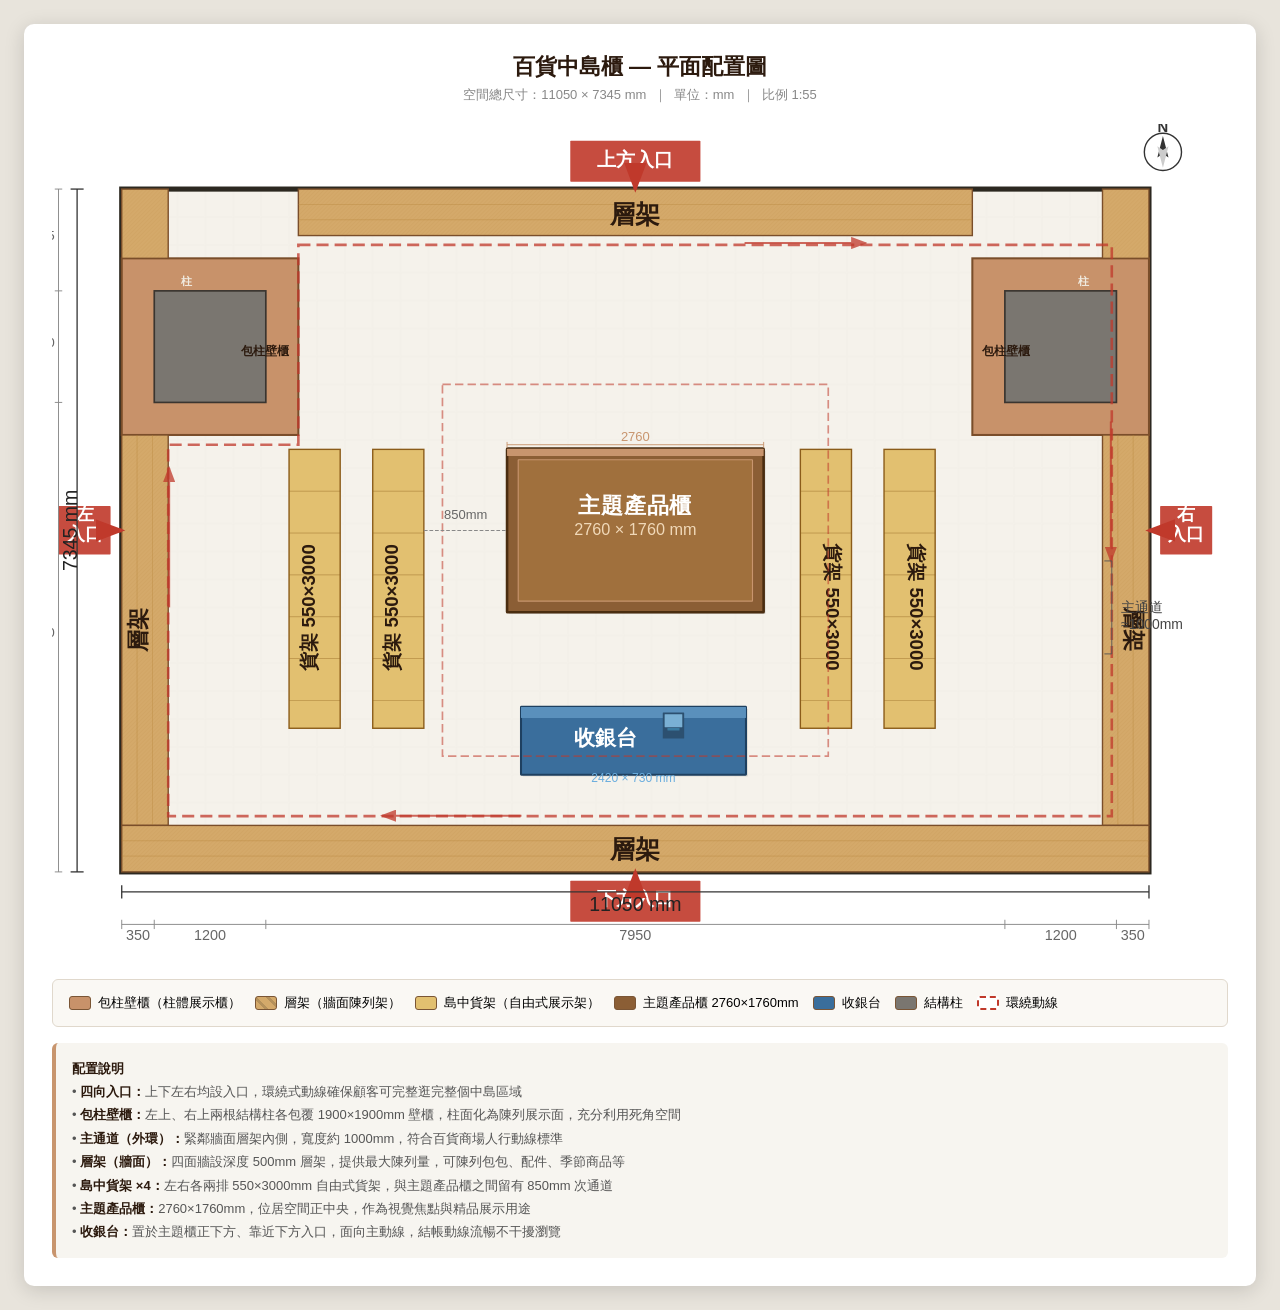
<file: floorplan.html>
<!DOCTYPE html>
<html lang="zh-TW">
<head>
<meta charset="UTF-8">
<title>百貨中島櫃平面配置圖</title>
<style>
  * { box-sizing: border-box; margin: 0; padding: 0; }
  body { background: #e8e4dc; font-family: "Microsoft JhengHei", "Noto Sans TC", sans-serif; padding: 24px; }
  .container { background: white; border-radius: 10px; box-shadow: 0 4px 20px rgba(0,0,0,0.15); max-width: 1280px; margin: 0 auto; padding: 28px; }
  h1 { text-align: center; font-size: 22px; color: #2c1a0e; margin-bottom: 4px; }
  .subtitle { text-align: center; color: #888; font-size: 13px; margin-bottom: 20px; }
  svg { display: block; width: 100%; height: auto; }
  .legend { display: flex; flex-wrap: wrap; gap: 14px; margin-top: 18px; font-size: 13px; padding: 14px 16px; background: #faf8f4; border-radius: 6px; border: 1px solid #e0d8cc; }
  .legend-item { display: flex; align-items: center; gap: 7px; }
  .legend-box { width: 22px; height: 14px; border-radius: 3px; border: 1.5px solid #7a5535; flex-shrink: 0; }
  .notes { margin-top: 16px; font-size: 13px; color: #555; line-height: 1.8; background: #f7f5f0; padding: 14px 16px; border-radius: 6px; border-left: 4px solid #c8956e; }
  .notes strong { color: #2c1a0e; }
</style>
</head>
<body>
<div class="container">
  <h1>百貨中島櫃 — 平面配置圖</h1>
  <p class="subtitle">空間總尺寸：11050 × 7345 mm &nbsp;｜&nbsp; 單位：mm &nbsp;｜&nbsp; 比例 1:55</p>

  <svg viewBox="-750 -700 12650 9000" xmlns="http://www.w3.org/2000/svg">
    <defs>
      <marker id="arr" markerWidth="8" markerHeight="6" refX="7" refY="3" orient="auto">
        <polygon points="0 0, 8 3, 0 6" fill="#c0392b"/>
      </marker>
      <marker id="arr2" markerWidth="8" markerHeight="6" refX="7" refY="3" orient="auto">
        <polygon points="0 0, 8 3, 0 6" fill="#c0392b"/>
      </marker>
      <!-- floor tile pattern -->
      <pattern id="tile" x="0" y="0" width="300" height="300" patternUnits="userSpaceOnUse">
        <rect width="300" height="300" fill="#f5f2eb"/>
        <rect width="298" height="298" x="1" y="1" fill="none" stroke="#e8e2d8" stroke-width="1"/>
      </pattern>
      <!-- shelf hatch -->
      <pattern id="hatch" x="0" y="0" width="30" height="30" patternUnits="userSpaceOnUse" patternTransform="rotate(45)">
        <rect width="30" height="30" fill="#d4a96a"/>
        <line x1="15" y1="0" x2="15" y2="30" stroke="#b8863a" stroke-width="3" opacity="0.4"/>
      </pattern>
    </defs>

    <!-- ===== ROOM BACKGROUND ===== -->
    <rect x="0" y="0" width="11050" height="7345" fill="url(#tile)" stroke="#2c2820" stroke-width="55"/>

    <!-- ===== COLUMN WRAP CABINETS (包柱壁櫃) ===== -->
    <!-- Left column wrap zone -->
    <rect x="0" y="745" width="1900" height="1900" fill="#c8926a" stroke="#7a4e2a" stroke-width="22"/>
    <!-- shelf lines on exposed faces -->
    <line x1="1900" y1="745" x2="1900" y2="2645" stroke="#7a4e2a" stroke-width="3" opacity="0.6"/>
    <line x1="0"    y1="2645" x2="1900" y2="2645" stroke="#7a4e2a" stroke-width="3" opacity="0.6"/>
    <line x1="1900" y1="1100" x2="1900" y2="1100" stroke="#7a4e2a" stroke-width="8"/>
    <!-- column structural -->
    <rect x="350" y="1095" width="1200" height="1200" fill="#7a7670" stroke="#3a3530" stroke-width="18"/>
    <!-- column label -->
    <text x="700" y="1030" text-anchor="middle" font-size="115" fill="#f0ebe0" font-weight="bold">柱</text>
    <!-- wrap label -->
    <text x="1540" y="1780" text-anchor="middle" font-size="125" fill="#2c1a0e" font-weight="bold">包柱壁櫃</text>

    <!-- Right column wrap zone -->
    <rect x="9150" y="745" width="1900" height="1900" fill="#c8926a" stroke="#7a4e2a" stroke-width="22"/>
    <line x1="9150" y1="745"  x2="9150" y2="2645" stroke="#7a4e2a" stroke-width="3" opacity="0.6"/>
    <line x1="9150" y1="2645" x2="11050" y2="2645" stroke="#7a4e2a" stroke-width="3" opacity="0.6"/>
    <rect x="9500" y="1095" width="1200" height="1200" fill="#7a7670" stroke="#3a3530" stroke-width="18"/>
    <text x="10350" y="1030" text-anchor="middle" font-size="115" fill="#f0ebe0" font-weight="bold">柱</text>
    <text x="9510" y="1780" text-anchor="middle" font-size="125" fill="#2c1a0e" font-weight="bold">包柱壁櫃</text>

    <!-- ===== PERIMETER SHELVING (層架) ===== -->

    <!-- Top-left corner strip (above col wrap) -->
    <rect x="0" y="0" width="500" height="745" fill="url(#hatch)" stroke="#7a4e2a" stroke-width="15"/>

    <!-- Top center wall shelf -->
    <rect x="1900" y="0" width="7250" height="500" fill="url(#hatch)" stroke="#7a4e2a" stroke-width="15"/>
    <!-- top shelf detail lines (shelf boards) -->
    <line x1="1900" y1="165" x2="9150" y2="165" stroke="#b8863a" stroke-width="8" opacity="0.5"/>
    <line x1="1900" y1="330" x2="9150" y2="330" stroke="#b8863a" stroke-width="8" opacity="0.5"/>
    <text x="5525" y="370" text-anchor="middle" font-size="270" fill="#2c1a0e" font-weight="bold">層架</text>

    <!-- Top-right corner strip -->
    <rect x="10550" y="0" width="500" height="745" fill="url(#hatch)" stroke="#7a4e2a" stroke-width="15"/>

    <!-- Left lower wall shelf (below col wrap) -->
    <rect x="0" y="2645" width="500" height="4200" fill="url(#hatch)" stroke="#7a4e2a" stroke-width="15"/>
    <line x1="165" y1="2645" x2="165" y2="6845" stroke="#b8863a" stroke-width="8" opacity="0.5"/>
    <line x1="330" y1="2645" x2="330" y2="6845" stroke="#b8863a" stroke-width="8" opacity="0.5"/>
    <text x="250" y="4745" text-anchor="middle" font-size="240" fill="#2c1a0e" font-weight="bold" transform="rotate(-90 250 4745)">層架</text>

    <!-- Right lower wall shelf -->
    <rect x="10550" y="2645" width="500" height="4200" fill="url(#hatch)" stroke="#7a4e2a" stroke-width="15"/>
    <line x1="10715" y1="2645" x2="10715" y2="6845" stroke="#b8863a" stroke-width="8" opacity="0.5"/>
    <line x1="10880" y1="2645" x2="10880" y2="6845" stroke="#b8863a" stroke-width="8" opacity="0.5"/>
    <text x="10800" y="4745" text-anchor="middle" font-size="240" fill="#2c1a0e" font-weight="bold" transform="rotate(90 10800 4745)">層架</text>

    <!-- Bottom wall shelf -->
    <rect x="0" y="6845" width="11050" height="500" fill="url(#hatch)" stroke="#7a4e2a" stroke-width="15"/>
    <line x1="0" y1="7010" x2="11050" y2="7010" stroke="#b8863a" stroke-width="8" opacity="0.5"/>
    <line x1="0" y1="7175" x2="11050" y2="7175" stroke="#b8863a" stroke-width="8" opacity="0.5"/>
    <text x="5525" y="7200" text-anchor="middle" font-size="270" fill="#2c1a0e" font-weight="bold">層架</text>

    <!-- ===== INNER GONDOLA SHELVES (內部貨架) ===== -->

    <!-- Left inner gondola A -->
    <rect x="1800" y="2800" width="550" height="3000" fill="#e2c070" stroke="#8b5c1a" stroke-width="15"/>
    <line x1="1800" y1="3250" x2="2350" y2="3250" stroke="#8b5c1a" stroke-width="8" opacity="0.5"/>
    <line x1="1800" y1="3700" x2="2350" y2="3700" stroke="#8b5c1a" stroke-width="8" opacity="0.5"/>
    <line x1="1800" y1="4150" x2="2350" y2="4150" stroke="#8b5c1a" stroke-width="8" opacity="0.5"/>
    <line x1="1800" y1="4600" x2="2350" y2="4600" stroke="#8b5c1a" stroke-width="8" opacity="0.5"/>
    <line x1="1800" y1="5050" x2="2350" y2="5050" stroke="#8b5c1a" stroke-width="8" opacity="0.5"/>
    <line x1="1800" y1="5500" x2="2350" y2="5500" stroke="#8b5c1a" stroke-width="8" opacity="0.5"/>
    <text x="2075" y="4500" text-anchor="middle" font-size="200" fill="#2c1a0e" font-weight="bold" transform="rotate(-90 2075 4500)">貨架 550×3000</text>

    <!-- Left inner gondola B -->
    <rect x="2700" y="2800" width="550" height="3000" fill="#e2c070" stroke="#8b5c1a" stroke-width="15"/>
    <line x1="2700" y1="3250" x2="3250" y2="3250" stroke="#8b5c1a" stroke-width="8" opacity="0.5"/>
    <line x1="2700" y1="3700" x2="3250" y2="3700" stroke="#8b5c1a" stroke-width="8" opacity="0.5"/>
    <line x1="2700" y1="4150" x2="3250" y2="4150" stroke="#8b5c1a" stroke-width="8" opacity="0.5"/>
    <line x1="2700" y1="4600" x2="3250" y2="4600" stroke="#8b5c1a" stroke-width="8" opacity="0.5"/>
    <line x1="2700" y1="5050" x2="3250" y2="5050" stroke="#8b5c1a" stroke-width="8" opacity="0.5"/>
    <line x1="2700" y1="5500" x2="3250" y2="5500" stroke="#8b5c1a" stroke-width="8" opacity="0.5"/>
    <text x="2975" y="4500" text-anchor="middle" font-size="200" fill="#2c1a0e" font-weight="bold" transform="rotate(-90 2975 4500)">貨架 550×3000</text>

    <!-- Right inner gondola A -->
    <rect x="8200" y="2800" width="550" height="3000" fill="#e2c070" stroke="#8b5c1a" stroke-width="15"/>
    <line x1="8200" y1="3250" x2="8750" y2="3250" stroke="#8b5c1a" stroke-width="8" opacity="0.5"/>
    <line x1="8200" y1="3700" x2="8750" y2="3700" stroke="#8b5c1a" stroke-width="8" opacity="0.5"/>
    <line x1="8200" y1="4150" x2="8750" y2="4150" stroke="#8b5c1a" stroke-width="8" opacity="0.5"/>
    <line x1="8200" y1="4600" x2="8750" y2="4600" stroke="#8b5c1a" stroke-width="8" opacity="0.5"/>
    <line x1="8200" y1="5050" x2="8750" y2="5050" stroke="#8b5c1a" stroke-width="8" opacity="0.5"/>
    <line x1="8200" y1="5500" x2="8750" y2="5500" stroke="#8b5c1a" stroke-width="8" opacity="0.5"/>
    <text x="8475" y="4500" text-anchor="middle" font-size="200" fill="#2c1a0e" font-weight="bold" transform="rotate(90 8475 4500)">貨架 550×3000</text>

    <!-- Right inner gondola B -->
    <rect x="7300" y="2800" width="550" height="3000" fill="#e2c070" stroke="#8b5c1a" stroke-width="15"/>
    <line x1="7300" y1="3250" x2="7850" y2="3250" stroke="#8b5c1a" stroke-width="8" opacity="0.5"/>
    <line x1="7300" y1="3700" x2="7850" y2="3700" stroke="#8b5c1a" stroke-width="8" opacity="0.5"/>
    <line x1="7300" y1="4150" x2="7850" y2="4150" stroke="#8b5c1a" stroke-width="8" opacity="0.5"/>
    <line x1="7300" y1="4600" x2="7850" y2="4600" stroke="#8b5c1a" stroke-width="8" opacity="0.5"/>
    <line x1="7300" y1="5050" x2="7850" y2="5050" stroke="#8b5c1a" stroke-width="8" opacity="0.5"/>
    <line x1="7300" y1="5500" x2="7850" y2="5500" stroke="#8b5c1a" stroke-width="8" opacity="0.5"/>
    <text x="7575" y="4500" text-anchor="middle" font-size="200" fill="#2c1a0e" font-weight="bold" transform="rotate(90 7575 4500)">貨架 550×3000</text>

    <!-- ===== CENTRAL PRODUCT DISPLAY (主題產品櫃 2760×1760) ===== -->
    <!-- shadow -->
    <rect x="4165" y="2812" width="2760" height="1760" fill="rgba(0,0,0,0.12)" rx="8"/>
    <!-- main body -->
    <rect x="4145" y="2792" width="2760" height="1760" fill="#8b5e35" stroke="#4a2d10" stroke-width="28" rx="6"/>
    <!-- inner panel -->
    <rect x="4265" y="2912" width="2520" height="1520" fill="#a0703d" stroke="#c8956e" stroke-width="12" rx="4"/>
    <!-- top accent strip -->
    <rect x="4145" y="2792" width="2760" height="80" fill="#c8956e" rx="6"/>
    <!-- display text -->
    <text x="5525" y="3480" text-anchor="middle" font-size="235" fill="white" font-weight="bold" letter-spacing="8">主題產品櫃</text>
    <text x="5525" y="3720" text-anchor="middle" font-size="175" fill="#f0d8b8">2760 × 1760 mm</text>
    <!-- dimension tick marks on display -->
    <line x1="4145" y1="2750" x2="6905" y2="2750" stroke="#c8956e" stroke-width="10"/>
    <line x1="4145" y1="2720" x2="4145" y2="2780" stroke="#c8956e" stroke-width="10"/>
    <line x1="6905" y1="2720" x2="6905" y2="2780" stroke="#c8956e" stroke-width="10"/>
    <text x="5525" y="2710" text-anchor="middle" font-size="140" fill="#c8956e">2760</text>

    <!-- ===== CASHIER COUNTER (收銀台) ===== -->
    <!-- shadow -->
    <rect x="4315" y="5590" width="2420" height="730" fill="rgba(0,0,0,0.10)" rx="5"/>
    <!-- body -->
    <rect x="4295" y="5570" width="2420" height="730" fill="#3a6e9c" stroke="#1e4060" stroke-width="22" rx="5"/>
    <!-- top counter surface -->
    <rect x="4295" y="5570" width="2420" height="120" fill="#5a90bc" rx="5"/>
    <!-- POS terminal icon -->
    <rect x="5820" y="5630" width="230" height="280" fill="#2c5070" rx="6"/>
    <rect x="5840" y="5648" width="190" height="140" fill="#7ab0d4" rx="3"/>
    <rect x="5870" y="5798" width="130" height="25" fill="#3a7aa0" rx="3"/>
    <!-- label -->
    <text x="5200" y="5980" text-anchor="middle" font-size="230" fill="white" font-weight="bold">收銀台</text>
    <!-- counter dim label -->
    <text x="5505" y="6380" text-anchor="middle" font-size="130" fill="#6aadde">2420 × 730 mm</text>

    <!-- ===== CIRCULATION PATH (環繞動線) ===== -->

    <!-- Outer loop – shown as dashed path going around perimeter shelving, skipping col wrap zones -->
    <!-- This path is inside the perimeter (at outer aisle boundary) -->
    <path d="
      M 1900,600
      L 9150,600
      L 10650,600
      L 10650,6745
      L 500,6745
      L 500,2750
      L 1900,2750
      Z
    " fill="none" stroke="#c0392b" stroke-width="28" stroke-dasharray="130,65" opacity="0.75"/>

    <!-- Inner loop – around central display area -->
    <path d="
      M 3450,2100
      L 7600,2100
      L 7600,6100
      L 3450,6100
      Z
    " fill="none" stroke="#c0392b" stroke-width="18" stroke-dasharray="90,45" opacity="0.55"/>

    <!-- Circulation direction arrows (clockwise) -->
    <line x1="6700" y1="580"  x2="8000" y2="580"  stroke="#c0392b" stroke-width="22" marker-end="url(#arr)" opacity="0.75"/>
    <line x1="10640" y1="2500" x2="10640" y2="4000" stroke="#c0392b" stroke-width="22" marker-end="url(#arr)" opacity="0.75"/>
    <line x1="4300" y1="6740" x2="2800" y2="6740"  stroke="#c0392b" stroke-width="22" marker-end="url(#arr)" opacity="0.75"/>
    <line x1="510"  y1="4500" x2="510"  y2="3000"  stroke="#c0392b" stroke-width="22" marker-end="url(#arr)" opacity="0.75"/>

    <!-- ===== ENTRANCE MARKS (四向入口) ===== -->

    <!-- Top entrance -->
    <rect x="4825" y="-520" width="1400" height="440" fill="#c0392b" rx="8" opacity="0.9"/>
    <text x="5525" y="-245" text-anchor="middle" font-size="200" fill="white" font-weight="bold">上方入口</text>
    <line x1="5525" y1="-80" x2="5525" y2="0" stroke="#c0392b" stroke-width="40" marker-end="url(#arr)"/>

    <!-- Bottom entrance -->
    <rect x="4825" y="7440" width="1400" height="440" fill="#c0392b" rx="8" opacity="0.9"/>
    <text x="5525" y="7700" text-anchor="middle" font-size="200" fill="white" font-weight="bold">下方入口</text>
    <line x1="5525" y1="7425" x2="5525" y2="7345" stroke="#c0392b" stroke-width="40" marker-end="url(#arr)"/>

    <!-- Left entrance -->
    <rect x="-680" y="3410" width="560" height="520" fill="#c0392b" rx="8" opacity="0.9"/>
    <text x="-400" y="3560" text-anchor="middle" font-size="190" fill="white" font-weight="bold">左</text>
    <text x="-400" y="3780" text-anchor="middle" font-size="190" fill="white" font-weight="bold">入口</text>
    <line x1="-120" y1="3672" x2="0" y2="3672" stroke="#c0392b" stroke-width="40" marker-end="url(#arr)"/>

    <!-- Right entrance -->
    <rect x="11170" y="3410" width="560" height="520" fill="#c0392b" rx="8" opacity="0.9"/>
    <text x="11450" y="3560" text-anchor="middle" font-size="190" fill="white" font-weight="bold">右</text>
    <text x="11450" y="3780" text-anchor="middle" font-size="190" fill="white" font-weight="bold">入口</text>
    <line x1="11170" y1="3672" x2="11050" y2="3672" stroke="#c0392b" stroke-width="40" marker-end="url(#arr)"/>

    <!-- ===== AISLE WIDTH CALLOUTS ===== -->
    <!-- Main outer aisle width (right side) -->
    <line x1="10570" y1="4000" x2="10650" y2="4000" stroke="#555" stroke-width="10"/>
    <line x1="10650" y1="4000" x2="10650" y2="5000" stroke="#555" stroke-width="10"/>
    <line x1="10650" y1="5000" x2="10570" y2="5000" stroke="#555" stroke-width="10"/>
    <text x="10750" y="4550" text-anchor="start" font-size="150" fill="#444">主通道</text>
    <text x="10750" y="4730" text-anchor="start" font-size="150" fill="#444">≈1000mm</text>

    <!-- Inner aisle (between gondola and central display) -->
    <line x1="3250" y1="3672" x2="4145" y2="3672" stroke="#888" stroke-width="12" stroke-dasharray="40,20"/>
    <text x="3700" y="3550" text-anchor="middle" font-size="140" fill="#666">850mm</text>

    <!-- ===== OVERALL DIMENSION LINES ===== -->
    <!-- Width -->
    <line x1="0"     y1="7560" x2="11050" y2="7560" stroke="#333" stroke-width="14"/>
    <line x1="0"     y1="7490" x2="0"     y2="7630" stroke="#333" stroke-width="14"/>
    <line x1="11050" y1="7490" x2="11050" y2="7630" stroke="#333" stroke-width="14"/>
    <text x="5525"   y="7770" text-anchor="middle" font-size="210" fill="#222">11050 mm</text>

    <!-- Height -->
    <line x1="-480" y1="0"    x2="-480" y2="7345" stroke="#333" stroke-width="14"/>
    <line x1="-550" y1="0"    x2="-410" y2="0"    stroke="#333" stroke-width="14"/>
    <line x1="-550" y1="7345" x2="-410" y2="7345" stroke="#333" stroke-width="14"/>
    <text x="-480"  y="3672"  text-anchor="middle" font-size="210" fill="#222" transform="rotate(-90 -480 3672)">7345 mm</text>

    <!-- Sub-dimensions (horizontal) -->
    <!-- 350 | 1200 | 7950 | 1200 | 350 (original PDF dims) -->
    <line x1="0"    y1="7910" x2="350"  y2="7910" stroke="#888" stroke-width="10"/>
    <text x="175"   y="8080" text-anchor="middle" font-size="155" fill="#666">350</text>
    <line x1="350"  y1="7910" x2="1550" y2="7910" stroke="#888" stroke-width="10"/>
    <text x="950"   y="8080" text-anchor="middle" font-size="155" fill="#666">1200</text>
    <line x1="1550" y1="7910" x2="9500" y2="7910" stroke="#888" stroke-width="10"/>
    <text x="5525"  y="8080" text-anchor="middle" font-size="155" fill="#666">7950</text>
    <line x1="9500" y1="7910" x2="10700" y2="7910" stroke="#888" stroke-width="10"/>
    <text x="10100" y="8080" text-anchor="middle" font-size="155" fill="#666">1200</text>
    <line x1="10700" y1="7910" x2="11050" y2="7910" stroke="#888" stroke-width="10"/>
    <text x="10875" y="8080" text-anchor="middle" font-size="155" fill="#666">350</text>

    <!-- sub-dim tick marks -->
    <line x1="0"     y1="7860" x2="0"     y2="7960" stroke="#888" stroke-width="10"/>
    <line x1="350"   y1="7860" x2="350"   y2="7960" stroke="#888" stroke-width="10"/>
    <line x1="1550"  y1="7860" x2="1550"  y2="7960" stroke="#888" stroke-width="10"/>
    <line x1="9500"  y1="7860" x2="9500"  y2="7960" stroke="#888" stroke-width="10"/>
    <line x1="10700" y1="7860" x2="10700" y2="7960" stroke="#888" stroke-width="10"/>
    <line x1="11050" y1="7860" x2="11050" y2="7960" stroke="#888" stroke-width="10"/>

    <!-- Sub-dimensions (vertical) -->
    <line x1="-680" y1="0"    x2="-680" y2="1095"  stroke="#888" stroke-width="10"/>
    <text x="-720"  y="547"   text-anchor="end" font-size="145" fill="#666">1095</text>
    <line x1="-680" y1="1095" x2="-680" y2="2295"  stroke="#888" stroke-width="10"/>
    <text x="-720"  y="1695"  text-anchor="end" font-size="145" fill="#666">1200</text>
    <line x1="-680" y1="2295" x2="-680" y2="7345"  stroke="#888" stroke-width="10"/>
    <text x="-720"  y="4820"  text-anchor="end" font-size="145" fill="#666">5050</text>

    <line x1="-640" y1="0"    x2="-720" y2="0"    stroke="#888" stroke-width="10"/>
    <line x1="-640" y1="1095" x2="-720" y2="1095" stroke="#888" stroke-width="10"/>
    <line x1="-640" y1="2295" x2="-720" y2="2295" stroke="#888" stroke-width="10"/>
    <line x1="-640" y1="7345" x2="-720" y2="7345" stroke="#888" stroke-width="10"/>

    <!-- North arrow -->
    <g transform="translate(11200, -400)">
      <circle cx="0" cy="0" r="200" fill="white" stroke="#333" stroke-width="15"/>
      <polygon points="0,-170 -60,60 0,20 60,60" fill="#333"/>
      <polygon points="0,170 -60,-60 0,-20 60,-60" fill="#ccc"/>
      <text x="0" y="-215" text-anchor="middle" font-size="160" fill="#333" font-weight="bold">N</text>
    </g>

  </svg>

  <!-- Legend -->
  <div class="legend">
    <div class="legend-item">
      <div class="legend-box" style="background:#c8926a;"></div>
      <span>包柱壁櫃（柱體展示櫃）</span>
    </div>
    <div class="legend-item">
      <div class="legend-box" style="background:#d4a96a; background-image: repeating-linear-gradient(45deg, transparent, transparent 6px, rgba(0,0,0,0.15) 6px, rgba(0,0,0,0.15) 9px);"></div>
      <span>層架（牆面陳列架）</span>
    </div>
    <div class="legend-item">
      <div class="legend-box" style="background:#e2c070;"></div>
      <span>島中貨架（自由式展示架）</span>
    </div>
    <div class="legend-item">
      <div class="legend-box" style="background:#8b5e35;"></div>
      <span>主題產品櫃 2760×1760mm</span>
    </div>
    <div class="legend-item">
      <div class="legend-box" style="background:#3a6e9c;"></div>
      <span>收銀台</span>
    </div>
    <div class="legend-item">
      <div class="legend-box" style="background:#7a7670;"></div>
      <span>結構柱</span>
    </div>
    <div class="legend-item">
      <div class="legend-box" style="background:white; border: 2px dashed #c0392b;"></div>
      <span>環繞動線</span>
    </div>
  </div>

  <div class="notes">
    <strong>配置說明</strong><br>
    • <strong>四向入口：</strong>上下左右均設入口，環繞式動線確保顧客可完整逛完整個中島區域<br>
    • <strong>包柱壁櫃：</strong>左上、右上兩根結構柱各包覆 1900×1900mm 壁櫃，柱面化為陳列展示面，充分利用死角空間<br>
    • <strong>主通道（外環）：</strong>緊鄰牆面層架內側，寬度約 1000mm，符合百貨商場人行動線標準<br>
    • <strong>層架（牆面）：</strong>四面牆設深度 500mm 層架，提供最大陳列量，可陳列包包、配件、季節商品等<br>
    • <strong>島中貨架 ×4：</strong>左右各兩排 550×3000mm 自由式貨架，與主題產品櫃之間留有 850mm 次通道<br>
    • <strong>主題產品櫃：</strong>2760×1760mm，位居空間正中央，作為視覺焦點與精品展示用途<br>
    • <strong>收銀台：</strong>置於主題櫃正下方、靠近下方入口，面向主動線，結帳動線流暢不干擾瀏覽
  </div>
</div>
</body>
</html>
</file>
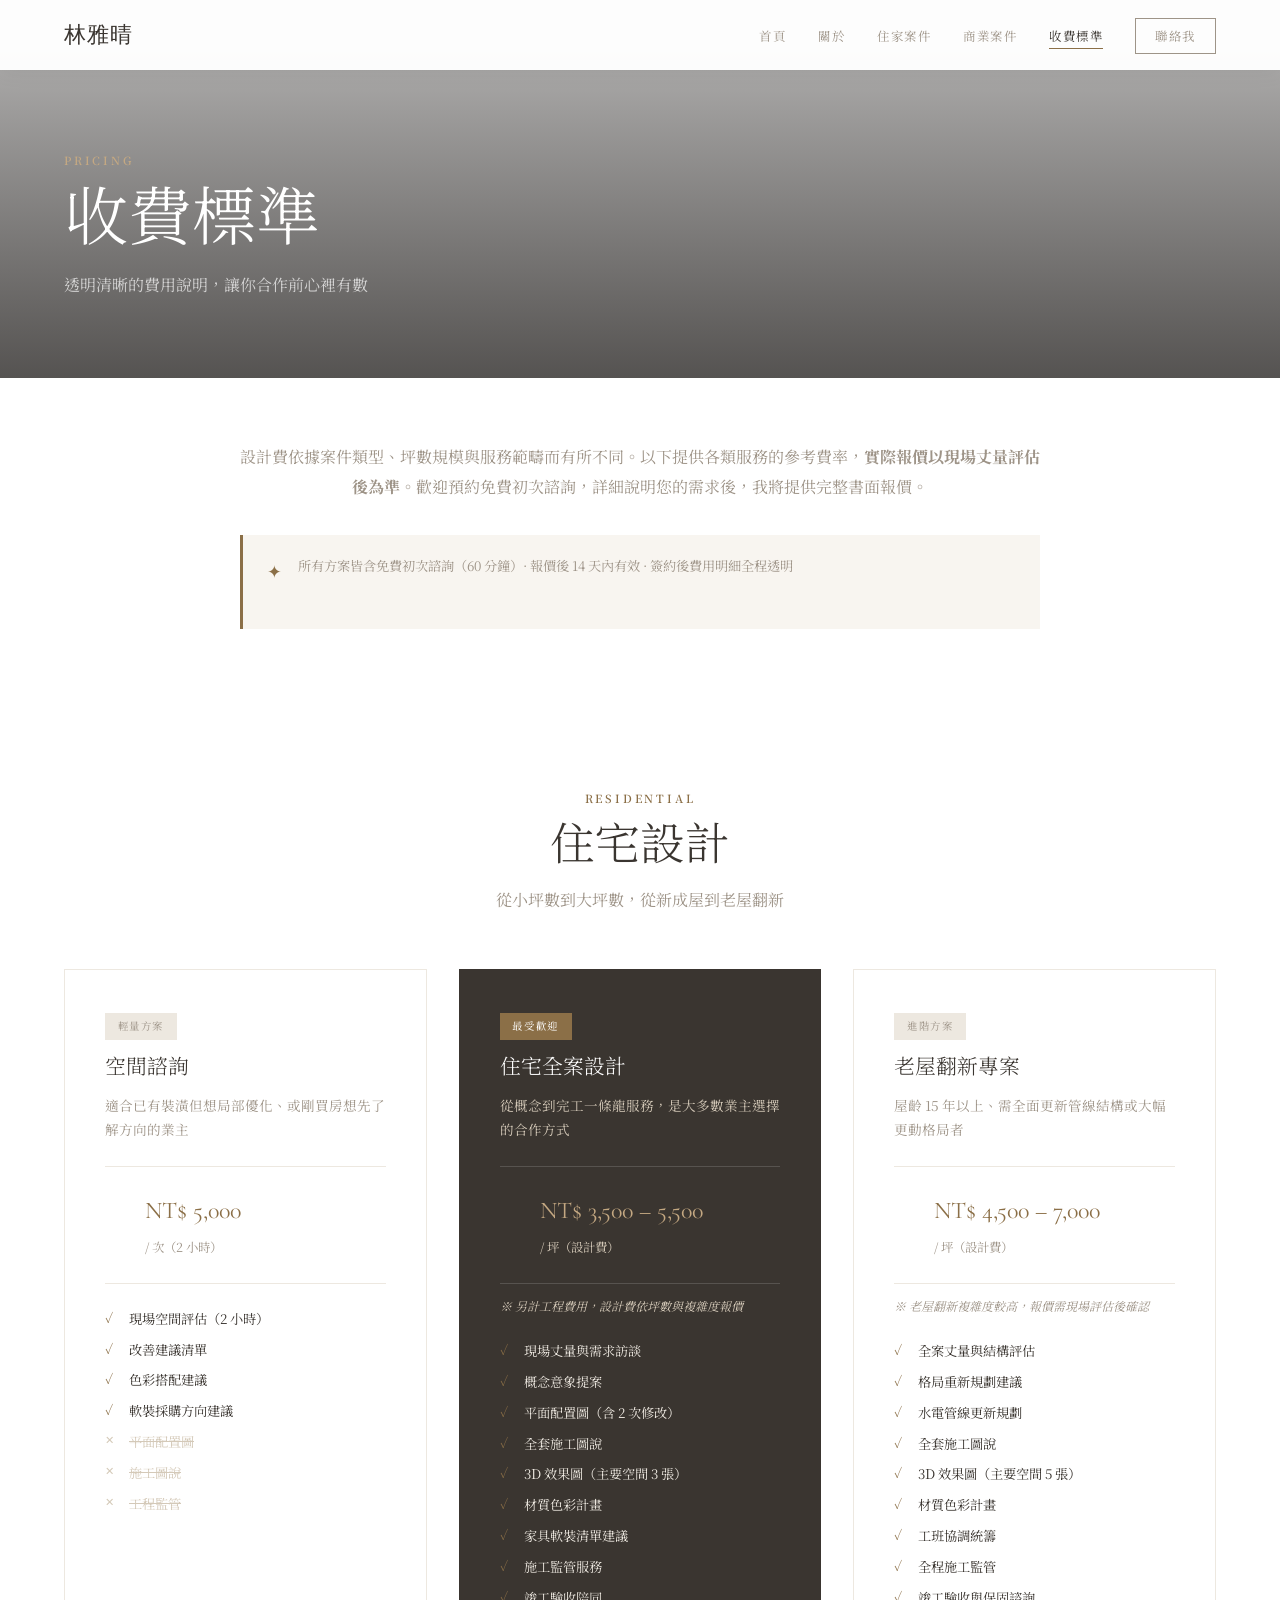
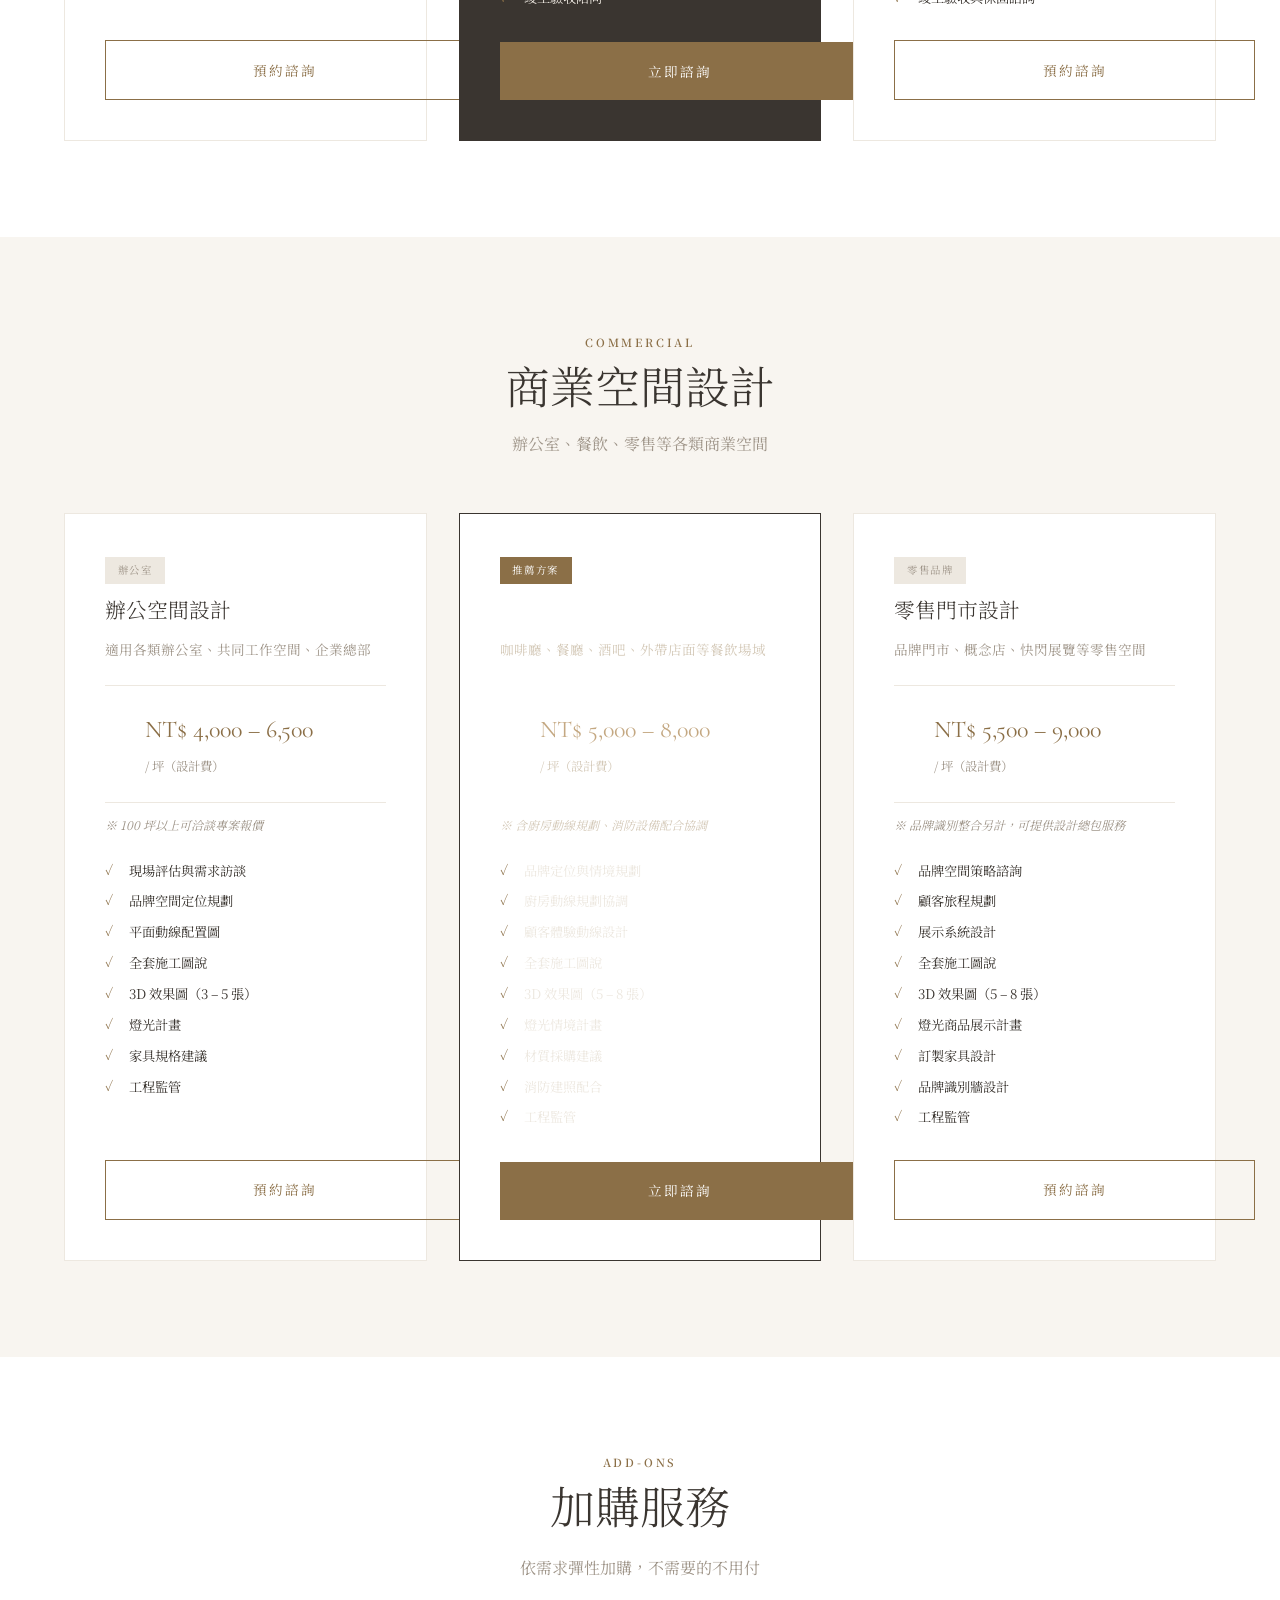
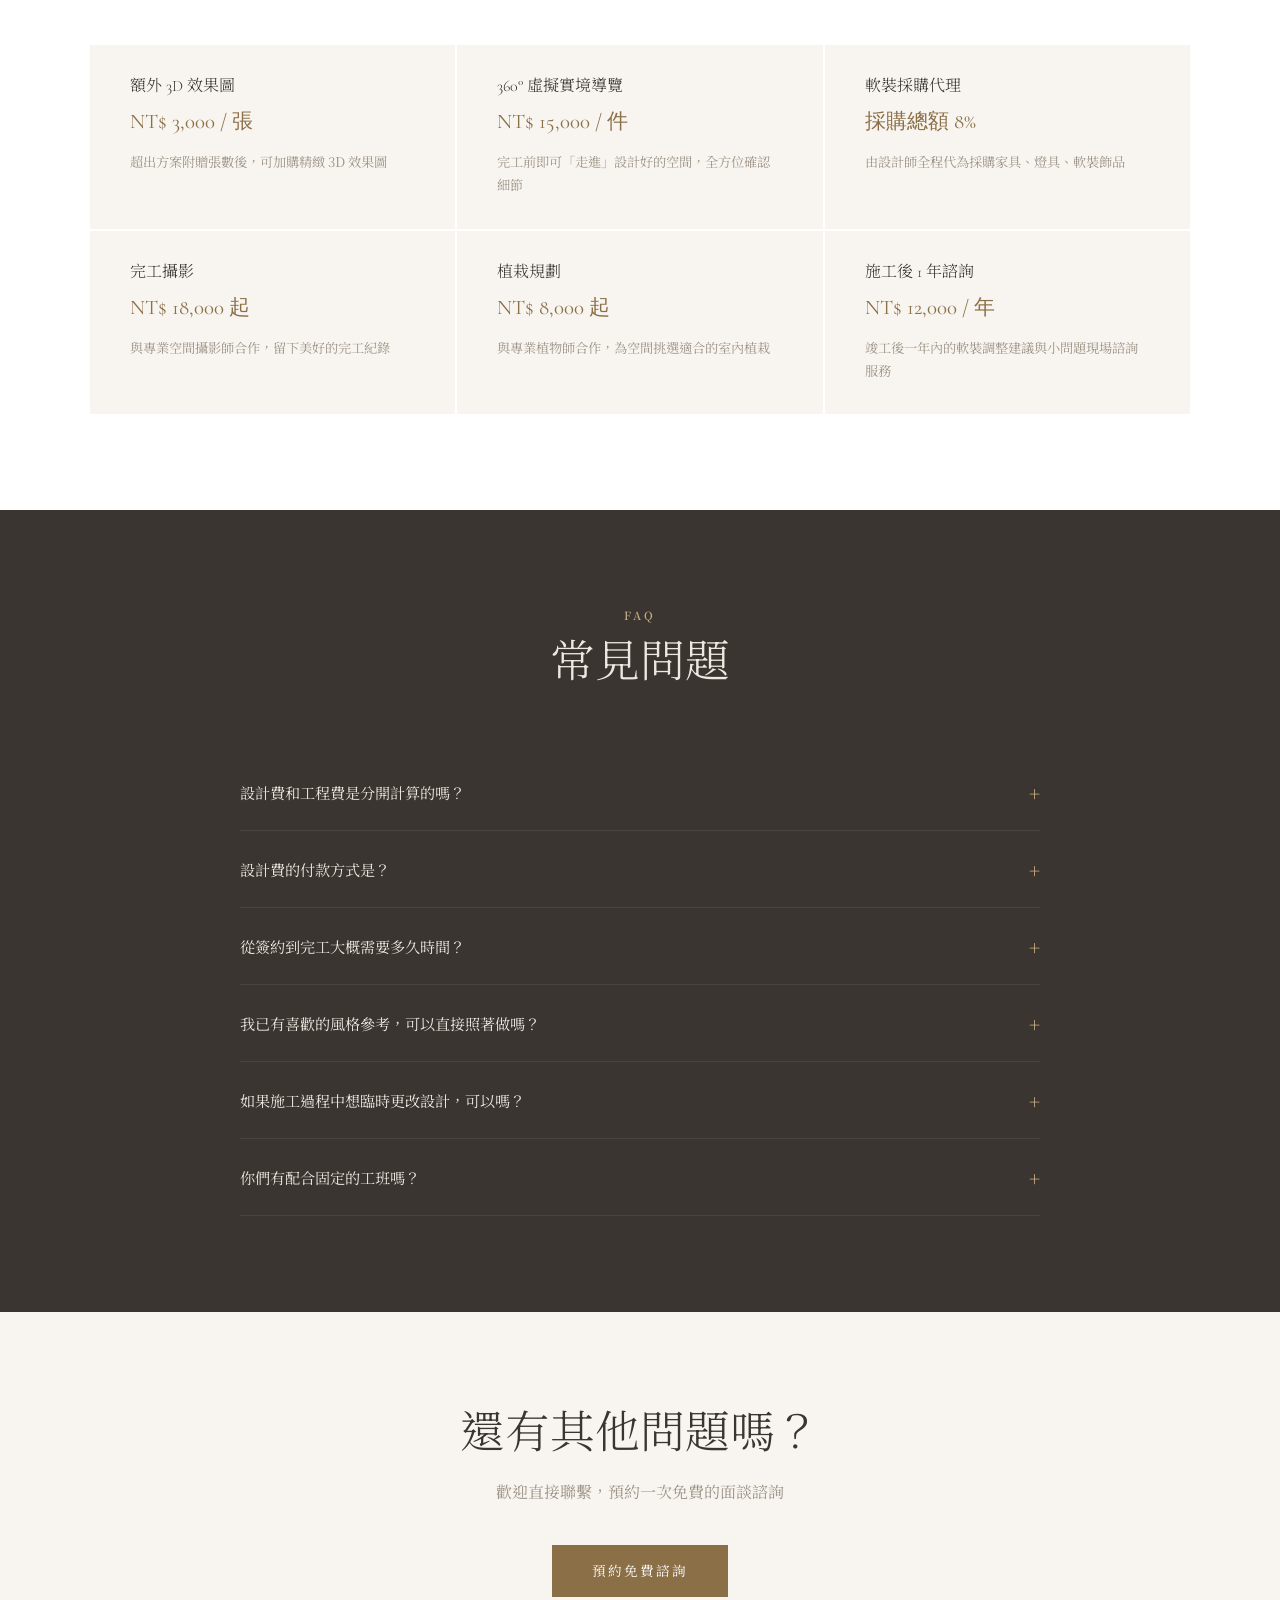
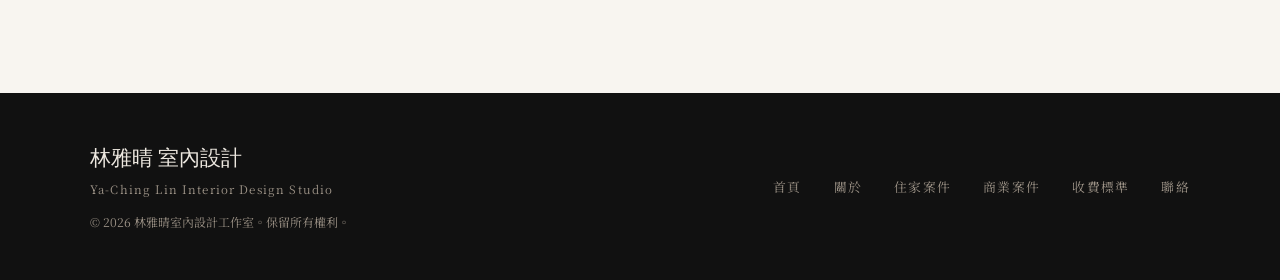
<file: pricing.html>
<!DOCTYPE html>
<html lang="zh-TW">
<head>
  <meta charset="UTF-8" />
  <meta name="viewport" content="width=device-width, initial-scale=1.0" />
  <title>收費標準 · 林雅晴室內設計</title>
  <link rel="stylesheet" href="styles.css" />
  <link rel="preconnect" href="https://fonts.googleapis.com" />
  <link rel="preconnect" href="https://fonts.gstatic.com" crossorigin />
  <link href="https://fonts.googleapis.com/css2?family=Noto+Serif+TC:wght@300;400;600&family=Cormorant+Garamond:ital,wght@0,300;0,400;0,600;1,300;1,400&display=swap" rel="stylesheet" />
</head>
<body>

  <nav id="navbar">
    <a href="index.html" class="nav-logo">林雅晴</a>
    <ul class="nav-links">
      <li><a href="index.html">首頁</a></li>
      <li><a href="about.html">關於</a></li>
      <li><a href="residential.html">住家案件</a></li>
      <li><a href="commercial.html">商業案件</a></li>
      <li><a href="pricing.html" class="active">收費標準</a></li>
      <li><a href="index.html#contact" class="nav-cta">聯絡我</a></li>
    </ul>
    <button class="nav-toggle" aria-label="menu">&#9776;</button>
  </nav>
  <div id="mobile-menu">
    <button class="close-btn">&#10005;</button>
    <ul>
      <li><a href="index.html">首頁</a></li>
      <li><a href="about.html">關於</a></li>
      <li><a href="residential.html">住家案件</a></li>
      <li><a href="commercial.html">商業案件</a></li>
      <li><a href="pricing.html">收費標準</a></li>
      <li><a href="index.html#contact">聯絡我</a></li>
    </ul>
  </div>
  <div id="menu-overlay"></div>

  <!-- Page Hero -->
  <section class="page-hero page-hero-short" style="background-image: url('https://images.unsplash.com/photo-1618221195710-dd6b41faaea6?w=1600&q=80')">
    <div class="page-hero-overlay"></div>
    <div class="page-hero-content">
      <span class="section-label">PRICING</span>
      <h1>收費標準</h1>
      <p>透明清晰的費用說明，讓你合作前心裡有數</p>
    </div>
  </section>

  <!-- Pricing Intro -->
  <section class="pricing-intro">
    <div class="pricing-intro-inner">
      <p>設計費依據案件類型、坪數規模與服務範疇而有所不同。以下提供各類服務的參考費率，<strong>實際報價以現場丈量評估後為準</strong>。歡迎預約免費初次諮詢，詳細說明您的需求後，我將提供完整書面報價。</p>
      <div class="pricing-notice">
        <span>✦</span>
        <p>所有方案皆含免費初次諮詢（60 分鐘）· 報價後 14 天內有效 · 簽約後費用明細全程透明</p>
      </div>
    </div>
  </section>

  <!-- Residential Pricing -->
  <section class="pricing-section" id="residential-pricing">
    <div class="pricing-section-inner">
      <div class="pricing-section-header">
        <span class="section-label">RESIDENTIAL</span>
        <h2>住宅設計</h2>
        <p>從小坪數到大坪數，從新成屋到老屋翻新</p>
      </div>

      <div class="pricing-cards">

        <div class="pricing-card reveal">
          <div class="pricing-card-head">
            <span class="pricing-badge">輕量方案</span>
            <h3>空間諮詢</h3>
            <p class="pricing-desc">適合已有裝潢但想局部優化、或剛買房想先了解方向的業主</p>
          </div>
          <div class="pricing-price">
            <span class="price-amount">NT$ 5,000</span>
            <span class="price-unit">/ 次（2 小時）</span>
          </div>
          <ul class="pricing-features">
            <li class="included">現場空間評估（2 小時）</li>
            <li class="included">改善建議清單</li>
            <li class="included">色彩搭配建議</li>
            <li class="included">軟裝採購方向建議</li>
            <li class="not-included">平面配置圖</li>
            <li class="not-included">施工圖說</li>
            <li class="not-included">工程監管</li>
          </ul>
          <a href="index.html#contact" class="btn-outline full-width">預約諮詢</a>
        </div>

        <div class="pricing-card featured reveal reveal-delay-1">
          <div class="pricing-card-head">
            <span class="pricing-badge accent">最受歡迎</span>
            <h3>住宅全案設計</h3>
            <p class="pricing-desc">從概念到完工一條龍服務，是大多數業主選擇的合作方式</p>
          </div>
          <div class="pricing-price">
            <span class="price-amount">NT$ 3,500 – 5,500</span>
            <span class="price-unit">/ 坪（設計費）</span>
          </div>
          <div class="pricing-note">※ 另計工程費用，設計費依坪數與複雜度報價</div>
          <ul class="pricing-features">
            <li class="included">現場丈量與需求訪談</li>
            <li class="included">概念意象提案</li>
            <li class="included">平面配置圖（含 2 次修改）</li>
            <li class="included">全套施工圖說</li>
            <li class="included">3D 效果圖（主要空間 3 張）</li>
            <li class="included">材質色彩計畫</li>
            <li class="included">家具軟裝清單建議</li>
            <li class="included">施工監管服務</li>
            <li class="included">竣工驗收陪同</li>
          </ul>
          <a href="index.html#contact" class="btn-primary full-width">立即諮詢</a>
        </div>

        <div class="pricing-card reveal reveal-delay-2">
          <div class="pricing-card-head">
            <span class="pricing-badge">進階方案</span>
            <h3>老屋翻新專案</h3>
            <p class="pricing-desc">屋齡 15 年以上、需全面更新管線結構或大幅更動格局者</p>
          </div>
          <div class="pricing-price">
            <span class="price-amount">NT$ 4,500 – 7,000</span>
            <span class="price-unit">/ 坪（設計費）</span>
          </div>
          <div class="pricing-note">※ 老屋翻新複雜度較高，報價需現場評估後確認</div>
          <ul class="pricing-features">
            <li class="included">全案丈量與結構評估</li>
            <li class="included">格局重新規劃建議</li>
            <li class="included">水電管線更新規劃</li>
            <li class="included">全套施工圖說</li>
            <li class="included">3D 效果圖（主要空間 5 張）</li>
            <li class="included">材質色彩計畫</li>
            <li class="included">工班協調統籌</li>
            <li class="included">全程施工監管</li>
            <li class="included">竣工驗收與保固諮詢</li>
          </ul>
          <a href="index.html#contact" class="btn-outline full-width">預約諮詢</a>
        </div>

      </div>
    </div>
  </section>

  <!-- Commercial Pricing -->
  <section class="pricing-section alt" id="commercial-pricing">
    <div class="pricing-section-inner">
      <div class="pricing-section-header">
        <span class="section-label">COMMERCIAL</span>
        <h2>商業空間設計</h2>
        <p>辦公室、餐飲、零售等各類商業空間</p>
      </div>

      <div class="pricing-cards">

        <div class="pricing-card reveal">
          <div class="pricing-card-head">
            <span class="pricing-badge">辦公室</span>
            <h3>辦公空間設計</h3>
            <p class="pricing-desc">適用各類辦公室、共同工作空間、企業總部</p>
          </div>
          <div class="pricing-price">
            <span class="price-amount">NT$ 4,000 – 6,500</span>
            <span class="price-unit">/ 坪（設計費）</span>
          </div>
          <div class="pricing-note">※ 100 坪以上可洽談專案報價</div>
          <ul class="pricing-features">
            <li class="included">現場評估與需求訪談</li>
            <li class="included">品牌空間定位規劃</li>
            <li class="included">平面動線配置圖</li>
            <li class="included">全套施工圖說</li>
            <li class="included">3D 效果圖（3 – 5 張）</li>
            <li class="included">燈光計畫</li>
            <li class="included">家具規格建議</li>
            <li class="included">工程監管</li>
          </ul>
          <a href="index.html#contact" class="btn-outline full-width">預約諮詢</a>
        </div>

        <div class="pricing-card featured reveal reveal-delay-1">
          <div class="pricing-card-head">
            <span class="pricing-badge accent">推薦方案</span>
            <h3>餐飲空間設計</h3>
            <p class="pricing-desc">咖啡廳、餐廳、酒吧、外帶店面等餐飲場域</p>
          </div>
          <div class="pricing-price">
            <span class="price-amount">NT$ 5,000 – 8,000</span>
            <span class="price-unit">/ 坪（設計費）</span>
          </div>
          <div class="pricing-note">※ 含廚房動線規劃、消防設備配合協調</div>
          <ul class="pricing-features">
            <li class="included">品牌定位與情境規劃</li>
            <li class="included">廚房動線規劃協調</li>
            <li class="included">顧客體驗動線設計</li>
            <li class="included">全套施工圖說</li>
            <li class="included">3D 效果圖（5 – 8 張）</li>
            <li class="included">燈光情境計畫</li>
            <li class="included">材質採購建議</li>
            <li class="included">消防建照配合</li>
            <li class="included">工程監管</li>
          </ul>
          <a href="index.html#contact" class="btn-primary full-width">立即諮詢</a>
        </div>

        <div class="pricing-card reveal reveal-delay-2">
          <div class="pricing-card-head">
            <span class="pricing-badge">零售品牌</span>
            <h3>零售門市設計</h3>
            <p class="pricing-desc">品牌門市、概念店、快閃展覽等零售空間</p>
          </div>
          <div class="pricing-price">
            <span class="price-amount">NT$ 5,500 – 9,000</span>
            <span class="price-unit">/ 坪（設計費）</span>
          </div>
          <div class="pricing-note">※ 品牌識別整合另計，可提供設計總包服務</div>
          <ul class="pricing-features">
            <li class="included">品牌空間策略諮詢</li>
            <li class="included">顧客旅程規劃</li>
            <li class="included">展示系統設計</li>
            <li class="included">全套施工圖說</li>
            <li class="included">3D 效果圖（5 – 8 張）</li>
            <li class="included">燈光商品展示計畫</li>
            <li class="included">訂製家具設計</li>
            <li class="included">品牌識別牆設計</li>
            <li class="included">工程監管</li>
          </ul>
          <a href="index.html#contact" class="btn-outline full-width">預約諮詢</a>
        </div>

      </div>
    </div>
  </section>

  <!-- Add-ons -->
  <section class="addons-section">
    <div class="addons-inner">
      <div class="section-header">
        <span class="section-label">ADD-ONS</span>
        <h2>加購服務</h2>
        <p>依需求彈性加購，不需要的不用付</p>
      </div>
      <div class="addons-grid">
        <div class="addon-item reveal">
          <h4>額外 3D 效果圖</h4>
          <span class="addon-price">NT$ 3,000 / 張</span>
          <p>超出方案附贈張數後，可加購精緻 3D 效果圖</p>
        </div>
        <div class="addon-item reveal reveal-delay-1">
          <h4>360° 虛擬實境導覽</h4>
          <span class="addon-price">NT$ 15,000 / 件</span>
          <p>完工前即可「走進」設計好的空間，全方位確認細節</p>
        </div>
        <div class="addon-item reveal reveal-delay-2">
          <h4>軟裝採購代理</h4>
          <span class="addon-price">採購總額 8%</span>
          <p>由設計師全程代為採購家具、燈具、軟裝飾品</p>
        </div>
        <div class="addon-item reveal">
          <h4>完工攝影</h4>
          <span class="addon-price">NT$ 18,000 起</span>
          <p>與專業空間攝影師合作，留下美好的完工紀錄</p>
        </div>
        <div class="addon-item reveal reveal-delay-1">
          <h4>植栽規劃</h4>
          <span class="addon-price">NT$ 8,000 起</span>
          <p>與專業植物師合作，為空間挑選適合的室內植栽</p>
        </div>
        <div class="addon-item reveal reveal-delay-2">
          <h4>施工後 1 年諮詢</h4>
          <span class="addon-price">NT$ 12,000 / 年</span>
          <p>竣工後一年內的軟裝調整建議與小問題現場諮詢服務</p>
        </div>
      </div>
    </div>
  </section>

  <!-- FAQ -->
  <section class="faq-section">
    <div class="faq-inner">
      <div class="section-header light">
        <span class="section-label">FAQ</span>
        <h2>常見問題</h2>
      </div>
      <div class="faq-list">
        <div class="faq-item reveal">
          <button class="faq-q">設計費和工程費是分開計算的嗎？</button>
          <div class="faq-a">
            <p>是的，設計費與工程費是分開的兩個費用。設計費是支付給設計師的規劃與服務費用；工程費則是依實際施工材料與工班費用計算，由工班直接報價。設計師會協助您取得多家工班報價並審核，確保工程品質與合理費用。</p>
          </div>
        </div>
        <div class="faq-item reveal">
          <button class="faq-q">設計費的付款方式是？</button>
          <div class="faq-a">
            <p>設計費分三期收取：<br/>
            ①  簽約時繳付 <strong>30%</strong><br/>
            ②  施工圖說完成時繳付 <strong>50%</strong><br/>
            ③  竣工驗收後繳付 <strong>20%</strong><br/>
            工程費依工程進度與工班合約分期支付。</p>
          </div>
        </div>
        <div class="faq-item reveal">
          <button class="faq-q">從簽約到完工大概需要多久時間？</button>
          <div class="faq-a">
            <p>一般住宅案從簽約到完工約需 <strong>4 – 6 個月</strong>（含設計期約 6 – 8 週 + 施工期約 8 – 16 週），依坪數大小與工程複雜度而有所不同。商業空間則視規模與工程範疇，通常需要 <strong>3 – 8 個月</strong>。</p>
          </div>
        </div>
        <div class="faq-item reveal">
          <button class="faq-q">我已有喜歡的風格參考，可以直接照著做嗎？</button>
          <div class="faq-a">
            <p>當然可以！您提供的參考圖片對我非常有幫助，能快速掌握您的美感偏好。在此基礎上，我會結合您的空間條件與預算，提出既符合您喜好、又適合您生活方式的最佳設計方案。</p>
          </div>
        </div>
        <div class="faq-item reveal">
          <button class="faq-q">如果施工過程中想臨時更改設計，可以嗎？</button>
          <div class="faq-a">
            <p>施工圖說確認後的大幅更動會產生額外設計費（視更動範圍報價），且可能影響工程進度與費用。小幅度的調整通常可以彈性處理。因此，我非常重視設計確認階段，會給予充足時間讓您仔細審核每一個細節，避免後期不必要的變更。</p>
          </div>
        </div>
        <div class="faq-item reveal">
          <button class="faq-q">你們有配合固定的工班嗎？</button>
          <div class="faq-a">
            <p>我有合作多年、信賴的優質工班，但業主也可以自行聘用工班，我提供施工圖說並在施工過程中配合監管即可。若由我統籌工班，會收取工程總額 <strong>5%</strong> 的統籌管理費，負責工班招標、合約審閱與全程監管。</p>
          </div>
        </div>
      </div>
    </div>
  </section>

  <!-- CTA -->
  <section id="about-cta">
    <div class="simple-cta">
      <h2>還有其他問題嗎？</h2>
      <p>歡迎直接聯繫，預約一次免費的面談諮詢</p>
      <div class="cta-btns">
        <a href="index.html#contact" class="btn-primary">預約免費諮詢</a>
      </div>
    </div>
  </section>

  <footer>
    <div class="footer-content">
      <div class="footer-brand">
        <p class="footer-logo">林雅晴 室內設計</p>
        <p class="footer-en">Ya-Ching Lin Interior Design Studio</p>
        <p class="footer-copy">© 2026 林雅晴室內設計工作室。保留所有權利。</p>
      </div>
      <div class="footer-nav">
        <a href="index.html">首頁</a>
        <a href="about.html">關於</a>
        <a href="residential.html">住家案件</a>
        <a href="commercial.html">商業案件</a>
        <a href="pricing.html">收費標準</a>
        <a href="index.html#contact">聯絡</a>
      </div>
    </div>
  </footer>

  <script src="script.js"></script>
</body>
</html>
</file>
<file: styles.css>
/* ============================
   RESET & BASE
   ============================ */
*, *::before, *::after { box-sizing: border-box; margin: 0; padding: 0; }

:root {
  --cream:    #F8F5F0;
  --warm:     #EDE8E0;
  --sand:     #D4C9B8;
  --stone:    #9E9488;
  --charcoal: #3A3530;
  --dark:     #1C1917;
  --accent:   #8B6F47;
  --accent-l: #C4A882;
  --white:    #FFFFFF;
  --danger:   #C0392B;
  --ease-out: cubic-bezier(0.25, 0.46, 0.45, 0.94);
  --ease-in-out: cubic-bezier(0.645, 0.045, 0.355, 1);
}

html { scroll-behavior: smooth; font-size: 16px; }
body { font-family: 'Noto Serif TC', system-ui, sans-serif; background: var(--white); color: var(--charcoal); line-height: 1.7; overflow-x: hidden; }
img { display: block; width: 100%; object-fit: cover; }
a { text-decoration: none; color: inherit; }
ul { list-style: none; }
button { cursor: pointer; border: none; background: none; font-family: inherit; }

/* ============================
   TYPOGRAPHY
   ============================ */
h1, h2, h3, h4 { font-family: 'Cormorant Garamond', 'Noto Serif TC', serif; font-weight: 300; line-height: 1.2; }
h1 { font-size: clamp(2.4rem, 5vw, 4.5rem); }
h2 { font-size: clamp(1.8rem, 3.5vw, 2.8rem); }
h2 small { font-size: 0.55em; display: block; color: var(--stone); letter-spacing: 0.1em; margin-top: 0.3rem; }
h3 { font-size: 1.3rem; }
em { font-style: italic; color: var(--accent-l); }
.section-label { display: block; font-size: 0.7rem; letter-spacing: 0.25em; color: var(--accent); margin-bottom: 0.75rem; font-weight: 600; }
.section-header { text-align: center; margin-bottom: 4rem; }
.section-header p { color: var(--stone); margin-top: 1rem; font-size: 1rem; }
.section-header.light h2 { color: var(--warm); }
.section-header.light .section-label { color: var(--accent-l); }
.section-header.light p { color: var(--sand); }

/* ============================
   BUTTONS
   ============================ */
.btn-primary {
  display: inline-block; padding: 0.9rem 2.5rem;
  background: var(--accent); color: var(--white);
  font-size: 0.85rem; letter-spacing: 0.15em;
  transition: background 0.3s, transform 0.3s;
}
.btn-primary:hover { background: var(--charcoal); transform: translateY(-2px); }
.btn-primary.full-width { width: 100%; text-align: center; padding: 1.1rem; }
.btn-primary-light {
  display: inline-block; padding: 0.9rem 2.5rem;
  background: var(--white); color: var(--charcoal);
  font-size: 0.85rem; letter-spacing: 0.15em;
  transition: background 0.3s, color 0.3s, transform 0.3s;
}
.btn-primary-light:hover { background: var(--accent); color: var(--white); transform: translateY(-2px); }
.btn-outline {
  display: inline-block; padding: 0.9rem 2.5rem;
  border: 1px solid var(--accent); color: var(--accent);
  font-size: 0.85rem; letter-spacing: 0.15em;
  transition: background 0.3s, color 0.3s;
}
.btn-outline:hover { background: var(--accent); color: var(--white); }
.btn-outline.full-width { width: 100%; text-align: center; padding: 1.1rem; }
.btn-outline-white {
  display: inline-block; padding: 0.9rem 2.5rem;
  border: 1px solid rgba(255,255,255,0.6); color: var(--white);
  font-size: 0.85rem; letter-spacing: 0.15em;
  transition: background 0.3s, border-color 0.3s;
}
.btn-outline-white:hover { background: rgba(255,255,255,0.15); border-color: var(--white); }

/* ============================
   NAVBAR
   ============================ */
#navbar {
  position: fixed; top: 0; left: 0; right: 0; z-index: 900;
  display: flex; align-items: center; justify-content: space-between;
  padding: 1.5rem 5%;
  transition: background 0.4s, padding 0.4s, box-shadow 0.4s;
}
#navbar.scrolled {
  background: rgba(255,255,255,0.97);
  padding: 1rem 5%;
  box-shadow: 0 2px 20px rgba(0,0,0,0.06);
}
.nav-logo {
  font-family: 'Cormorant Garamond', serif; font-size: 1.4rem; font-weight: 400;
  color: var(--white); transition: color 0.4s; letter-spacing: 0.05em;
}
#navbar.scrolled .nav-logo { color: var(--charcoal); }
#navbar.page-nav .nav-logo { color: var(--charcoal); }
.nav-links { display: flex; gap: 2rem; align-items: center; }
.nav-links a {
  font-size: 0.78rem; letter-spacing: 0.12em;
  color: rgba(255,255,255,0.85); transition: color 0.3s;
  position: relative;
}
.nav-links a::after {
  content: ''; position: absolute; bottom: -4px; left: 0;
  width: 0; height: 1px; background: var(--accent-l);
  transition: width 0.3s var(--ease-out);
}
.nav-links a:hover { color: var(--white); }
.nav-links a:hover::after, .nav-links a.active::after { width: 100%; }
.nav-links a.active { color: var(--white); }
#navbar.scrolled .nav-links a, #navbar.page-nav .nav-links a { color: var(--stone); }
#navbar.scrolled .nav-links a:hover, #navbar.page-nav .nav-links a:hover { color: var(--charcoal); }
#navbar.scrolled .nav-links a.active, #navbar.page-nav .nav-links a.active { color: var(--charcoal); }
#navbar.scrolled .nav-links a::after, #navbar.page-nav .nav-links a::after { background: var(--accent); }
.nav-cta {
  padding: 0.5rem 1.2rem !important;
  border: 1px solid currentColor;
}
.nav-cta::after { display: none !important; }
.nav-toggle { display: none; font-size: 1.4rem; color: var(--white); }
#navbar.scrolled .nav-toggle, #navbar.page-nav .nav-toggle { color: var(--charcoal); }

/* ============================
   MOBILE MENU
   ============================ */
#mobile-menu {
  position: fixed; top: 0; right: -100%; width: 80%; max-width: 320px;
  height: 100vh; background: var(--dark); z-index: 1000;
  padding: 5rem 2.5rem; transition: right 0.4s var(--ease-in-out);
}
#mobile-menu.open { right: 0; }
#mobile-menu ul { display: flex; flex-direction: column; gap: 2rem; }
#mobile-menu a { font-family: 'Cormorant Garamond', serif; font-size: 1.8rem; color: var(--warm); }
#mobile-menu a:hover { color: var(--accent-l); }
.close-btn { position: absolute; top: 1.5rem; right: 1.5rem; font-size: 1.2rem; color: var(--sand); }
#menu-overlay {
  position: fixed; inset: 0; background: rgba(0,0,0,0.5);
  z-index: 999; opacity: 0; pointer-events: none; transition: opacity 0.4s;
}
#menu-overlay.active { opacity: 1; pointer-events: all; }

/* ============================
   HERO (Home)
   ============================ */
#hero {
  position: relative; height: 100vh; min-height: 600px;
  display: flex; align-items: center; overflow: hidden;
}
.hero-bg {
  position: absolute; inset: 0;
  background-image: url('https://images.unsplash.com/photo-1618221195710-dd6b41faaea6?w=1600&q=80');
  background-size: cover; background-position: center;
  transform: scale(1.05);
}
.hero-bg::after {
  content: ''; position: absolute; inset: 0;
  background: linear-gradient(to right, rgba(28,25,23,0.75) 0%, rgba(28,25,23,0.35) 60%, transparent 100%);
}
.hero-content {
  position: relative; z-index: 2; padding: 0 5%;
  max-width: 700px; animation: fadeUp 1.2s var(--ease-out) both;
}
.hero-tagline { font-size: 0.75rem; letter-spacing: 0.3em; color: var(--accent-l); margin-bottom: 1.5rem; }
.hero-content h1 { color: var(--white); margin-bottom: 1.5rem; }
.hero-sub { color: rgba(255,255,255,0.7); font-size: 1.05rem; margin-bottom: 2.5rem; }
.hero-btns { display: flex; gap: 1rem; flex-wrap: wrap; }
.hero-scroll {
  position: absolute; bottom: 2.5rem; left: 5%; z-index: 2;
  display: flex; align-items: center; gap: 1rem;
  color: rgba(255,255,255,0.5); font-size: 0.7rem; letter-spacing: 0.2em;
}
.scroll-line { width: 60px; height: 1px; background: rgba(255,255,255,0.3); position: relative; overflow: hidden; }
.scroll-line::after {
  content: ''; position: absolute; left: -100%; width: 100%; height: 100%;
  background: var(--accent-l); animation: scrollLine 2s ease-in-out infinite;
}
@keyframes scrollLine { to { left: 100%; } }
@keyframes fadeUp { from { opacity: 0; transform: translateY(40px); } to { opacity: 1; transform: translateY(0); } }

/* ============================
   PAGE HERO (inner pages)
   ============================ */
.page-hero {
  position: relative; height: 55vh; min-height: 400px;
  display: flex; align-items: flex-end; padding-bottom: 5rem;
  background-size: cover; background-position: center;
}
.page-hero.page-hero-short { height: 42vh; min-height: 320px; }
.page-hero-overlay {
  position: absolute; inset: 0;
  background: linear-gradient(to top, rgba(28,25,23,0.75) 0%, rgba(28,25,23,0.3) 100%);
}
.page-hero-content { position: relative; z-index: 1; padding: 0 5%; animation: fadeUp 1s var(--ease-out) both; }
.page-hero-content .section-label { color: var(--accent-l); }
.page-hero-content h1 { color: var(--white); margin-bottom: 0.75rem; }
.page-hero-content p { color: rgba(255,255,255,0.7); font-size: 1rem; }

/* ============================
   STATS
   ============================ */
#stats { background: var(--charcoal); padding: 3.5rem 5%; }
.stats-grid {
  display: grid; grid-template-columns: repeat(4, 1fr); gap: 2rem;
  max-width: 900px; margin: 0 auto; text-align: center;
}
.stat { color: var(--white); }
.stat-num { font-family: 'Cormorant Garamond', serif; font-size: clamp(2.5rem, 5vw, 3.5rem); font-weight: 300; color: var(--accent-l); }
.stat-unit { font-size: 1.2rem; color: var(--sand); }
.stat p { font-size: 0.8rem; letter-spacing: 0.15em; color: var(--stone); margin-top: 0.3rem; }

/* ============================
   INTRO TEASER (home)
   ============================ */
#intro-teaser { padding: 7rem 5%; background: var(--cream); }
.teaser-container {
  display: grid; grid-template-columns: 1fr 1fr; gap: 6rem;
  max-width: 1100px; margin: 0 auto; align-items: center;
}
.teaser-img { aspect-ratio: 4/3; overflow: hidden; }
.teaser-img img { height: 100%; transition: transform 0.6s var(--ease-out); }
.teaser-img:hover img { transform: scale(1.04); }
.teaser-text h2 { margin-bottom: 1.5rem; }
.teaser-text p { color: var(--stone); margin-bottom: 2rem; font-size: 0.95rem; line-height: 1.9; }

/* ============================
   FEATURED (home)
   ============================ */
#featured { padding: 7rem 5%; background: var(--white); }
.featured-grid { display: grid; grid-template-columns: 1fr 1fr; gap: 2rem; max-width: 1200px; margin: 0 auto; }
.featured-card { display: block; overflow: hidden; }
.featured-img { position: relative; aspect-ratio: 4/3; overflow: hidden; }
.featured-img img { height: 100%; transition: transform 0.6s var(--ease-out); }
.featured-card:hover .featured-img img { transform: scale(1.05); }
.featured-overlay {
  position: absolute; inset: 0;
  background: linear-gradient(to top, rgba(28,25,23,0.8) 0%, rgba(28,25,23,0.1) 60%);
  display: flex; flex-direction: column; justify-content: flex-end; padding: 2.5rem;
}
.featured-label {
  display: inline-block; font-size: 0.65rem; letter-spacing: 0.2em;
  padding: 0.3rem 0.7rem; background: var(--accent); color: var(--white); margin-bottom: 0.75rem; width: fit-content;
}
.featured-overlay h3 { color: var(--white); font-size: 1.6rem; margin-bottom: 0.5rem; }
.featured-overlay p { color: rgba(255,255,255,0.65); font-size: 0.85rem; letter-spacing: 0.05em; transition: color 0.3s; }
.featured-card:hover .featured-overlay p { color: var(--accent-l); }

/* ============================
   ABOUT (about page)
   ============================ */
#profile { padding: 7rem 5%; background: var(--cream); }
.about-container {
  display: grid; grid-template-columns: 1fr 1fr; gap: 6rem;
  max-width: 1100px; margin: 0 auto; align-items: center;
}
.about-image { position: relative; }
.img-frame { aspect-ratio: 3/4; overflow: hidden; }
.img-frame img { height: 100%; transition: transform 0.6s var(--ease-out); }
.img-frame:hover img { transform: scale(1.04); }
.about-badge {
  position: absolute; bottom: -1.5rem; right: -1.5rem;
  background: var(--accent); color: var(--white); padding: 1.5rem; text-align: center; min-width: 120px;
}
.about-badge span { display: block; font-family: 'Cormorant Garamond', serif; font-size: 2rem; line-height: 1; }
.about-badge p { font-size: 0.7rem; letter-spacing: 0.1em; margin-top: 0.25rem; }
.about-text { padding-left: 1rem; }
.about-text h2 { margin-bottom: 1.5rem; }
.about-text p { color: var(--stone); margin-bottom: 1.2rem; font-size: 0.95rem; }
.about-skills { display: flex; flex-wrap: wrap; gap: 0.6rem; margin: 1.5rem 0 2rem; }
.skill-tag {
  padding: 0.4rem 1rem; border: 1px solid var(--sand);
  font-size: 0.78rem; letter-spacing: 0.05em; color: var(--stone);
  transition: border-color 0.3s, color 0.3s;
}
.skill-tag:hover { border-color: var(--accent); color: var(--accent); }

/* Philosophy */
#philosophy { padding: 7rem 5%; background: var(--white); }
.philosophy-container { max-width: 1100px; margin: 0 auto; }
.philosophy-grid { display: grid; grid-template-columns: repeat(3, 1fr); gap: 3rem 4rem; margin-top: 0; }
.philosophy-item {}
.phi-num { font-family: 'Cormorant Garamond', serif; font-size: 3.5rem; color: var(--warm); line-height: 1; margin-bottom: 0.75rem; }
.philosophy-item h3 { margin-bottom: 0.75rem; font-size: 1.1rem; }
.philosophy-item p { font-size: 0.88rem; color: var(--stone); line-height: 1.9; }

/* Process Timeline */
#process { padding: 7rem 5%; background: var(--charcoal); }
.process-timeline { display: flex; flex-direction: column; gap: 0; max-width: 800px; margin: 0 auto; }
.timeline-item { display: grid; grid-template-columns: 80px 1fr; gap: 2rem; position: relative; }
.timeline-step { display: flex; flex-direction: column; align-items: center; padding-top: 0.2rem; }
.timeline-num {
  width: 52px; height: 52px; border-radius: 50%;
  background: var(--accent); color: var(--white);
  display: flex; align-items: center; justify-content: center;
  font-family: 'Cormorant Garamond', serif; font-size: 1.1rem;
  flex-shrink: 0; z-index: 1;
}
.timeline-line { width: 1px; flex: 1; background: rgba(196,168,130,0.2); margin: 0.5rem 0; min-height: 40px; }
.timeline-line.last { display: none; }
.timeline-content { padding: 0 0 3rem; }
.timeline-content h3 { color: var(--warm); font-size: 1.2rem; margin-bottom: 0.3rem; }
.timeline-duration { font-size: 0.72rem; letter-spacing: 0.15em; color: var(--accent-l); display: block; margin-bottom: 0.75rem; }
.timeline-content p { font-size: 0.88rem; color: var(--stone); margin-bottom: 1rem; line-height: 1.8; }
.timeline-content ul { display: flex; flex-direction: column; gap: 0.3rem; }
.timeline-content li { font-size: 0.82rem; color: var(--stone); padding-left: 1rem; position: relative; }
.timeline-content li::before { content: '—'; position: absolute; left: 0; color: var(--accent); }

/* ============================
   PORTFOLIO (shared)
   ============================ */
#portfolio { padding: 3rem 5% 7rem; }
.portfolio-intro { padding: 4rem 5% 0; background: var(--white); }
.portfolio-intro-inner { max-width: 900px; margin: 0 auto; text-align: center; }
.portfolio-intro-inner p { color: var(--stone); font-size: 1rem; line-height: 1.9; margin-bottom: 2.5rem; }
.intro-stats {
  display: flex; justify-content: center; gap: 3rem; flex-wrap: wrap;
  padding: 2rem 0; border-top: 1px solid var(--warm); border-bottom: 1px solid var(--warm);
}
.intro-stats div { text-align: center; }
.intro-stats strong { display: block; font-family: 'Cormorant Garamond', serif; font-size: 2rem; color: var(--accent); font-weight: 300; }
.intro-stats span { font-size: 0.78rem; color: var(--stone); letter-spacing: 0.05em; }

.filter-bar { display: flex; justify-content: center; gap: 0.5rem; margin-bottom: 3rem; flex-wrap: wrap; padding: 0 5%; }
.filter-btn {
  padding: 0.6rem 1.5rem; font-size: 0.8rem; letter-spacing: 0.1em;
  border: 1px solid var(--sand); color: var(--stone);
  transition: background 0.3s, color 0.3s, border-color 0.3s;
}
.filter-btn:hover, .filter-btn.active { background: var(--charcoal); color: var(--white); border-color: var(--charcoal); }

.portfolio-grid {
  display: grid; grid-template-columns: repeat(3, 1fr);
  grid-auto-rows: 280px; gap: 1.5rem;
  max-width: 1200px; margin: 0 auto;
}
.portfolio-item.large { grid-column: span 2; }
.portfolio-item { overflow: hidden; position: relative; cursor: pointer; }
.portfolio-img { position: relative; height: 100%; }
.portfolio-img img { height: 100%; transition: transform 0.6s var(--ease-out); }
.portfolio-item:hover .portfolio-img img { transform: scale(1.06); }
.portfolio-overlay {
  position: absolute; inset: 0;
  background: rgba(28,25,23,0.55);
  display: flex; align-items: center; justify-content: center;
  opacity: 0; transition: opacity 0.3s;
}
.portfolio-item:hover .portfolio-overlay { opacity: 1; }
.view-btn {
  padding: 0.75rem 2rem; border: 1px solid rgba(255,255,255,0.7);
  color: var(--white); font-size: 0.8rem; letter-spacing: 0.15em;
  transform: translateY(10px); transition: transform 0.3s var(--ease-out), background 0.3s;
}
.portfolio-item:hover .view-btn { transform: translateY(0); }
.view-btn:hover { background: var(--accent); border-color: var(--accent); }
.portfolio-info {
  position: absolute; bottom: 0; left: 0; right: 0;
  padding: 1.5rem;
  background: linear-gradient(transparent, rgba(28,25,23,0.8));
  color: var(--white);
}
.portfolio-tag {
  display: inline-block; font-size: 0.65rem; letter-spacing: 0.2em;
  padding: 0.25rem 0.6rem; background: var(--accent); color: var(--white); margin-bottom: 0.5rem;
}
.portfolio-info h3 { font-size: 1.05rem; color: var(--white); font-weight: 300; }
.portfolio-info p  { font-size: 0.75rem; color: rgba(255,255,255,0.65); margin-top: 0.2rem; }

/* Modal */
.modal { position: fixed; inset: 0; z-index: 1100; display: none; align-items: center; justify-content: center; }
.modal.open { display: flex; }
.modal-backdrop { position: absolute; inset: 0; background: rgba(0,0,0,0.75); animation: fadeIn 0.3s ease; }
.modal-content {
  position: relative; z-index: 1; background: var(--white);
  width: 90%; max-width: 1000px; max-height: 90vh; overflow-y: auto;
  animation: slideUp 0.4s var(--ease-out);
}
.modal-close {
  position: absolute; top: 1rem; right: 1rem; width: 2.5rem; height: 2.5rem;
  background: var(--charcoal); color: var(--white); font-size: 0.9rem;
  display: flex; align-items: center; justify-content: center; z-index: 2;
}
.modal-close:hover { background: var(--accent); }
.modal-body { display: grid; grid-template-columns: 1fr 1fr; }
.modal-gallery { aspect-ratio: 1; overflow: hidden; }
.modal-gallery img { height: 100%; }
.modal-info { padding: 3rem; }
.modal-info h2 { margin: 0.5rem 0 1.5rem; }
.modal-meta {
  display: grid; grid-template-columns: 1fr 1fr; gap: 1rem;
  padding: 1.5rem 0; border-top: 1px solid var(--warm); border-bottom: 1px solid var(--warm); margin-bottom: 1.5rem;
}
.modal-meta label { display: block; font-size: 0.65rem; letter-spacing: 0.2em; color: var(--stone); margin-bottom: 0.2rem; }
.modal-meta span  { font-size: 0.9rem; }
.modal-info p { font-size: 0.9rem; color: var(--stone); line-height: 1.9; margin-bottom: 1.5rem; }
.modal-tags { display: flex; flex-wrap: wrap; gap: 0.5rem; }
.modal-tags span { font-size: 0.75rem; padding: 0.3rem 0.8rem; background: var(--warm); color: var(--stone); }
@keyframes fadeIn { from { opacity: 0; } to { opacity: 1; } }
@keyframes slideUp { from { opacity: 0; transform: translateY(30px); } to { opacity: 1; transform: translateY(0); } }

/* ============================
   AWARDS
   ============================ */
#awards { padding: 7rem 5%; background: var(--cream); }
.awards-container { max-width: 1100px; margin: 0 auto; }
.awards-grid { display: grid; grid-template-columns: repeat(3, 1fr); gap: 2px; }
.award-item { padding: 2.5rem; background: var(--white); transition: background 0.3s; }
.award-item:hover { background: var(--charcoal); }
.award-item:hover .award-year { color: var(--accent-l); }
.award-item:hover h4 { color: var(--white); }
.award-item:hover p { color: var(--sand); }
.award-year { display: block; font-family: 'Cormorant Garamond', serif; font-size: 2.5rem; color: var(--sand); line-height: 1; margin-bottom: 0.75rem; transition: color 0.3s; }
.award-item h4 { font-size: 0.95rem; margin-bottom: 0.5rem; transition: color 0.3s; }
.award-item p  { font-size: 0.82rem; color: var(--stone); transition: color 0.3s; }

/* ============================
   TESTIMONIALS
   ============================ */
#testimonials { padding: 7rem 5%; background: var(--white); overflow: hidden; }
.testimonials-wrapper { overflow: hidden; max-width: 1200px; margin: 0 auto; }
.testimonials-track { display: flex; gap: 2rem; transition: transform 0.5s var(--ease-in-out); }
.testimonial-card {
  flex: 0 0 calc(33.333% - 1.4rem); background: var(--cream); padding: 2.5rem; border-top: 3px solid var(--accent);
}
.stars { color: var(--accent); margin-bottom: 1.2rem; letter-spacing: 0.2em; }
.testimonial-card > p { font-size: 0.9rem; color: var(--stone); line-height: 1.9; margin-bottom: 1.5rem; font-style: italic; }
.testimonial-author { display: flex; align-items: center; gap: 1rem; }
.author-avatar { width: 3rem; height: 3rem; background: var(--accent); color: var(--white); display: flex; align-items: center; justify-content: center; font-family: 'Cormorant Garamond', serif; font-size: 1.2rem; flex-shrink: 0; }
.testimonial-author strong { display: block; font-size: 0.9rem; }
.testimonial-author span  { font-size: 0.75rem; color: var(--stone); }
.testimonial-dots { display: flex; justify-content: center; gap: 0.5rem; margin-top: 2.5rem; }
.dot { width: 8px; height: 8px; border-radius: 50%; background: var(--sand); cursor: pointer; transition: background 0.3s, transform 0.3s; }
.dot.active { background: var(--accent); transform: scale(1.3); }

/* ============================
   CTA BANNER (home)
   ============================ */
#cta-banner {
  padding: 6rem 5%;
  background: var(--charcoal);
  text-align: center;
}
.cta-content h2 { color: var(--white); margin-bottom: 1rem; }
.cta-content p { color: var(--stone); margin-bottom: 2.5rem; }
.cta-btns { display: flex; gap: 1rem; justify-content: center; flex-wrap: wrap; }

/* ============================
   SIMPLE CTA (inner pages)
   ============================ */
#about-cta { padding: 6rem 5%; background: var(--cream); }
.simple-cta { max-width: 600px; margin: 0 auto; text-align: center; }
.simple-cta h2 { margin-bottom: 1rem; }
.simple-cta p { color: var(--stone); margin-bottom: 2.5rem; }

/* ============================
   CONTACT
   ============================ */
#contact { padding: 7rem 5%; background: var(--dark); }
.contact-container {
  display: grid; grid-template-columns: 1fr 1.2fr; gap: 6rem;
  max-width: 1100px; margin: 0 auto; align-items: start;
}
.contact-info .section-label { color: var(--accent-l); }
.contact-info h2 { color: var(--white); margin-bottom: 1.5rem; }
.contact-info > p { color: var(--stone); margin-bottom: 2.5rem; font-size: 0.95rem; line-height: 1.9; }
.contact-details { display: flex; flex-direction: column; gap: 1rem; margin-bottom: 2.5rem; }
.contact-item { display: flex; align-items: flex-start; gap: 1rem; color: var(--sand); font-size: 0.9rem; }
.contact-icon { color: var(--accent-l); font-size: 1rem; flex-shrink: 0; margin-top: 0.1rem; }
.social-links { display: flex; gap: 1rem; }
.social-links a {
  width: 2.5rem; height: 2.5rem; border: 1px solid rgba(255,255,255,0.2);
  display: flex; align-items: center; justify-content: center;
  font-size: 0.7rem; color: var(--sand); letter-spacing: 0.05em;
  transition: border-color 0.3s, color 0.3s, background 0.3s;
}
.social-links a:hover { border-color: var(--accent); background: var(--accent); color: var(--white); }
.contact-form { background: var(--white); padding: 3rem; }
.form-group { margin-bottom: 1.5rem; }
.form-row { display: grid; grid-template-columns: 1fr 1fr; gap: 1rem; }
.form-group label { display: block; font-size: 0.75rem; letter-spacing: 0.1em; color: var(--stone); margin-bottom: 0.5rem; }
.form-group input, .form-group select, .form-group textarea {
  width: 100%; padding: 0.85rem 1rem; border: 1px solid var(--warm);
  background: var(--cream); font-family: inherit; font-size: 0.9rem;
  color: var(--charcoal); transition: border-color 0.3s; outline: none; appearance: none;
}
.form-group input:focus, .form-group select:focus, .form-group textarea:focus { border-color: var(--accent); background: var(--white); }
.form-group input.error, .form-group select.error, .form-group textarea.error { border-color: var(--danger); }
.form-group textarea { resize: vertical; min-height: 120px; }
.form-success { margin-top: 1rem; padding: 1rem; background: rgba(139,111,71,0.1); border: 1px solid var(--accent); color: var(--accent); font-size: 0.88rem; text-align: center; }
.form-success.hidden { display: none; }

/* ============================
   PRICING PAGE
   ============================ */
.pricing-intro { padding: 4rem 5%; background: var(--white); }
.pricing-intro-inner { max-width: 800px; margin: 0 auto; text-align: center; }
.pricing-intro-inner p { color: var(--stone); font-size: 1rem; line-height: 1.9; margin-bottom: 2rem; }
.pricing-notice {
  display: flex; align-items: flex-start; gap: 1rem;
  background: var(--cream); padding: 1.25rem 1.5rem;
  border-left: 3px solid var(--accent); text-align: left;
}
.pricing-notice span { color: var(--accent); font-size: 1.1rem; flex-shrink: 0; margin-top: 0.1rem; }
.pricing-notice p { font-size: 0.83rem; color: var(--stone); line-height: 1.7; }

.pricing-section { padding: 6rem 5%; background: var(--white); }
.pricing-section.alt { background: var(--cream); }
.pricing-section-inner { max-width: 1200px; margin: 0 auto; }
.pricing-section-header { text-align: center; margin-bottom: 3.5rem; }
.pricing-section-header p { color: var(--stone); margin-top: 0.75rem; }

.pricing-cards { display: grid; grid-template-columns: repeat(3, 1fr); gap: 2rem; }
.pricing-card {
  background: var(--white); border: 1px solid var(--warm);
  display: flex; flex-direction: column;
  transition: box-shadow 0.3s, transform 0.3s;
}
.pricing-card:hover { box-shadow: 0 12px 40px rgba(0,0,0,0.08); transform: translateY(-4px); }
.pricing-section.alt .pricing-card { background: var(--white); }
.pricing-card.featured { background: var(--charcoal); border-color: var(--charcoal); }
.pricing-card-head { padding: 2.5rem 2.5rem 0; }
.pricing-badge {
  display: inline-block; font-size: 0.65rem; letter-spacing: 0.15em;
  padding: 0.3rem 0.8rem; background: var(--warm); color: var(--stone); margin-bottom: 1rem;
}
.pricing-badge.accent { background: var(--accent); color: var(--white); }
.pricing-card h3 { font-size: 1.3rem; margin-bottom: 0.75rem; }
.pricing-card.featured h3 { color: var(--white); }
.pricing-desc { font-size: 0.85rem; color: var(--stone); line-height: 1.8; padding-bottom: 1.5rem; }
.pricing-card.featured .pricing-desc { color: var(--sand); }
.pricing-price {
  padding: 1.5rem 2.5rem; border-top: 1px solid var(--warm); border-bottom: 1px solid var(--warm);
  margin: 0 2.5rem;
}
.pricing-card.featured .pricing-price { border-color: rgba(255,255,255,0.15); }
.price-amount { font-family: 'Cormorant Garamond', serif; font-size: 1.5rem; color: var(--accent); display: block; }
.pricing-card.featured .price-amount { color: var(--accent-l); }
.price-unit { font-size: 0.78rem; color: var(--stone); }
.pricing-card.featured .price-unit { color: var(--sand); }
.pricing-note { padding: 0.75rem 2.5rem 0; font-size: 0.75rem; color: var(--stone); font-style: italic; }
.pricing-card.featured .pricing-note { color: var(--sand); }
.pricing-features { padding: 1.5rem 2.5rem 0; flex: 1; display: flex; flex-direction: column; gap: 0.6rem; }
.pricing-features li {
  font-size: 0.83rem; padding-left: 1.5rem; position: relative; line-height: 1.6;
}
.pricing-features li.included { color: var(--charcoal); }
.pricing-features li.included::before { content: '✓'; position: absolute; left: 0; color: var(--accent); font-size: 0.8rem; }
.pricing-features li.not-included { color: var(--sand); text-decoration: line-through; }
.pricing-features li.not-included::before { content: '✕'; position: absolute; left: 0; color: var(--sand); font-size: 0.7rem; }
.pricing-card.featured .pricing-features li.included { color: var(--warm); }
.pricing-card.featured .pricing-features li.not-included { color: rgba(196,168,130,0.4); }
.pricing-card > .btn-primary, .pricing-card > .btn-outline { margin: 2rem 2.5rem 2.5rem; }

/* Add-ons */
.addons-section { padding: 6rem 5%; background: var(--white); }
.addons-inner { max-width: 1100px; margin: 0 auto; }
.addons-grid { display: grid; grid-template-columns: repeat(3, 1fr); gap: 2px; }
.addon-item { padding: 2rem 2.5rem; background: var(--cream); transition: background 0.3s; }
.addon-item:hover { background: var(--warm); }
.addon-item h4 { font-size: 1rem; margin-bottom: 0.5rem; }
.addon-price { display: block; font-family: 'Cormorant Garamond', serif; font-size: 1.3rem; color: var(--accent); margin-bottom: 0.75rem; }
.addon-item p { font-size: 0.83rem; color: var(--stone); line-height: 1.7; }

/* FAQ */
.faq-section { padding: 6rem 5%; background: var(--charcoal); }
.faq-inner { max-width: 800px; margin: 0 auto; }
.faq-list { display: flex; flex-direction: column; gap: 1px; }
.faq-item { border-bottom: 1px solid rgba(255,255,255,0.08); }
.faq-q {
  width: 100%; text-align: left; padding: 1.5rem 0;
  font-family: 'Noto Serif TC', serif; font-size: 0.95rem; color: var(--warm);
  display: flex; justify-content: space-between; align-items: center;
  transition: color 0.3s;
}
.faq-q::after { content: '+'; font-size: 1.2rem; color: var(--accent-l); transition: transform 0.3s; flex-shrink: 0; margin-left: 1rem; }
.faq-item.open .faq-q { color: var(--accent-l); }
.faq-item.open .faq-q::after { transform: rotate(45deg); }
.faq-a { display: none; padding: 0 0 1.5rem; }
.faq-item.open .faq-a { display: block; }
.faq-a p { font-size: 0.88rem; color: var(--stone); line-height: 1.9; }
.faq-a strong { color: var(--accent-l); }

/* ============================
   SCROLL REVEAL
   ============================ */
.reveal { opacity: 0; transform: translateY(30px); transition: opacity 0.7s var(--ease-out), transform 0.7s var(--ease-out); }
.reveal.visible { opacity: 1; transform: none; }
.reveal-delay-1 { transition-delay: 0.15s; }
.reveal-delay-2 { transition-delay: 0.3s; }

/* ============================
   FOOTER
   ============================ */
footer { background: #111; padding: 3rem 5%; }
.footer-content { display: flex; justify-content: space-between; align-items: center; max-width: 1100px; margin: 0 auto; flex-wrap: wrap; gap: 2rem; }
.footer-logo { font-family: 'Cormorant Garamond', serif; font-size: 1.3rem; color: var(--warm); margin-bottom: 0.25rem; }
.footer-en { font-size: 0.72rem; letter-spacing: 0.1em; color: var(--stone); margin-bottom: 0.75rem; }
.footer-copy { font-size: 0.75rem; color: var(--stone); }
.footer-nav { display: flex; gap: 2rem; flex-wrap: wrap; }
.footer-nav a { font-size: 0.8rem; color: var(--stone); letter-spacing: 0.1em; transition: color 0.3s; }
.footer-nav a:hover { color: var(--warm); }

/* ============================
   RESPONSIVE
   ============================ */
@media (max-width: 1024px) {
  .about-container { gap: 3.5rem; }
  .portfolio-grid { grid-template-columns: repeat(2, 1fr); }
  .portfolio-item.large { grid-column: span 1; }
  .pricing-cards { grid-template-columns: 1fr; max-width: 520px; margin: 0 auto; }
  .philosophy-grid { grid-template-columns: repeat(2, 1fr); }
}

@media (max-width: 768px) {
  .nav-links { display: none; }
  .nav-toggle { display: block; }
  .about-container { grid-template-columns: 1fr; gap: 4rem; }
  .about-badge { right: 0; }
  .about-text { padding-left: 0; }
  .teaser-container { grid-template-columns: 1fr; }
  .featured-grid { grid-template-columns: 1fr; }
  .portfolio-grid { grid-template-columns: 1fr; grid-auto-rows: 260px; }
  .stats-grid { grid-template-columns: repeat(2, 1fr); }
  .contact-container { grid-template-columns: 1fr; gap: 3rem; }
  .contact-form { padding: 2rem; }
  .form-row { grid-template-columns: 1fr; }
  .modal-body { grid-template-columns: 1fr; }
  .modal-gallery { aspect-ratio: 16/9; }
  .awards-grid { grid-template-columns: repeat(2, 1fr); }
  .testimonials-track { flex-direction: column; }
  .testimonial-card { flex: none; }
  .philosophy-grid { grid-template-columns: 1fr; }
  .addons-grid { grid-template-columns: 1fr 1fr; }
  .footer-content { flex-direction: column; text-align: center; }
  .footer-nav { justify-content: center; }
  .intro-stats { gap: 1.5rem; }
  .hero-btns { flex-direction: column; align-items: flex-start; }
  .cta-btns { flex-direction: column; align-items: center; }
  .timeline-item { grid-template-columns: 60px 1fr; gap: 1rem; }
}

@media (max-width: 480px) {
  .awards-grid { grid-template-columns: 1fr; }
  .addons-grid { grid-template-columns: 1fr; }
}
</file>
